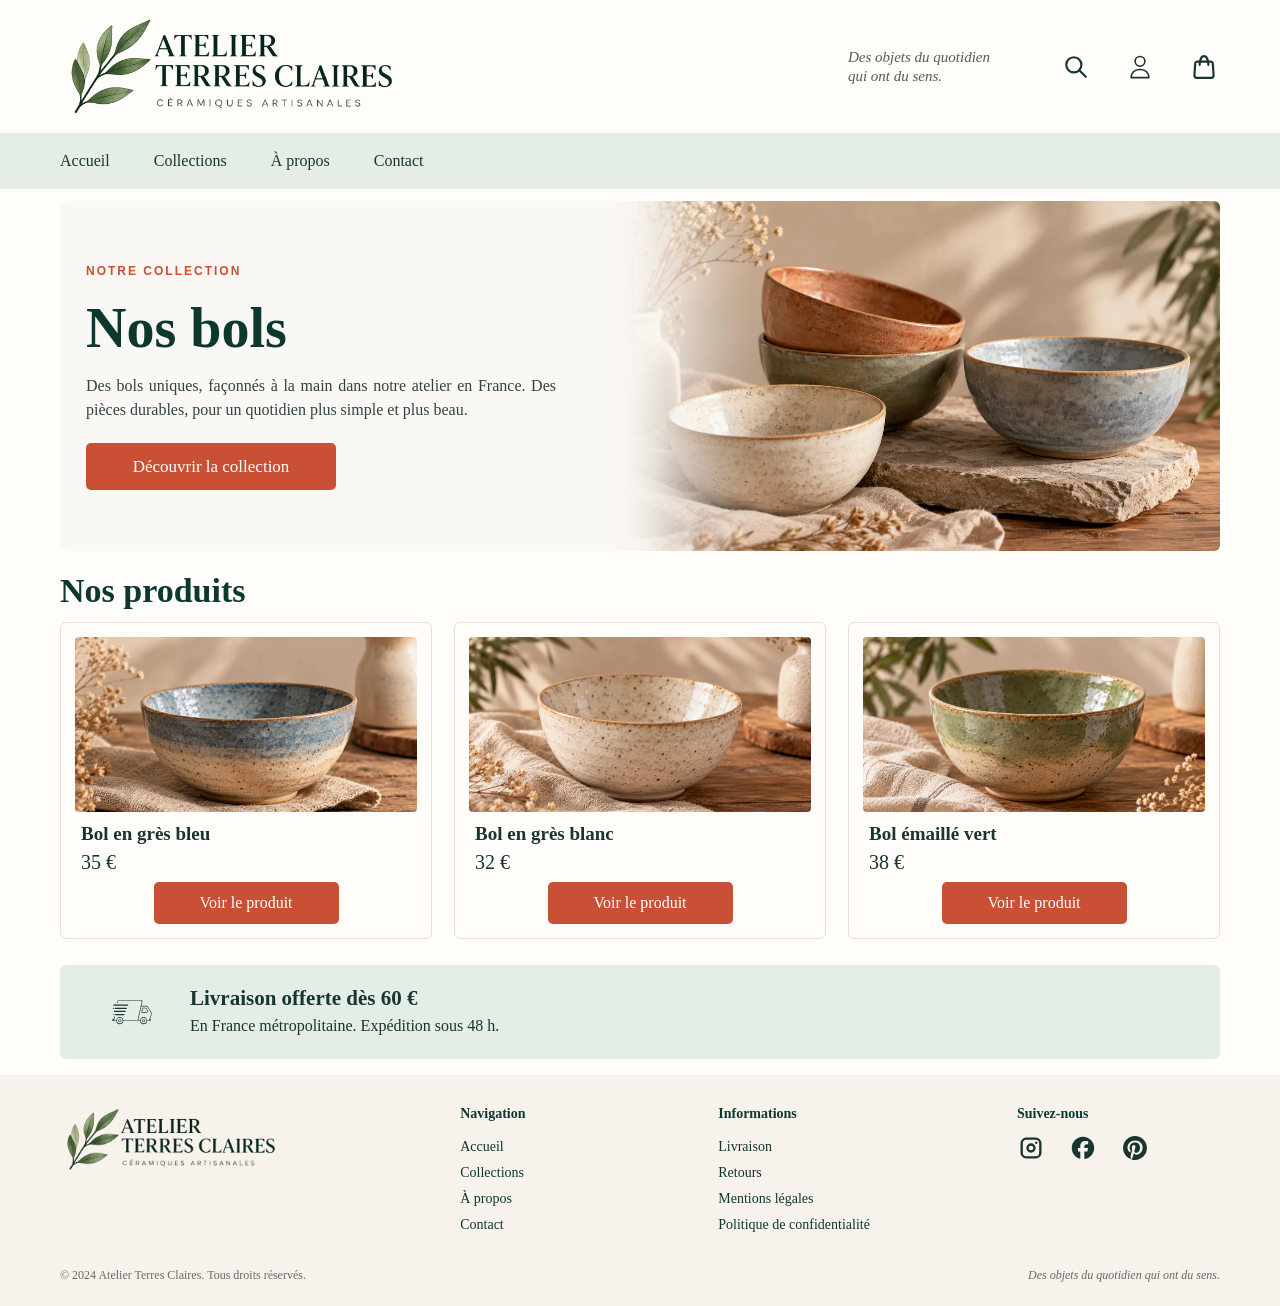
<file: index.html>
<!doctype html>
<html lang="fr">
  <head>
    <meta charset="UTF-8" />
    <meta name="viewport" content="width=device-width, initial-scale=1" />
    <meta
      name="description"
      content="Découvrez la collection de bols artisanaux Atelier Terres Claires, façonnés à la main en France."
    />
    <title>Nos bols | Atelier Terres Claires</title>
    <link rel="stylesheet" href="style.css" />
    <script src="script.js" defer></script>
  </head>
  <body>
    <!-- =====================================================
         HEADER
    ====================================================== -->
    <header class="site-header">
      <!-- ===================================================
           PARTIE SUPÉRIEURE HEADER
      ==================================================== -->
      <div class="header-top">
        <!-- Logo -->
        <a
          href="index.html"
          class="header-logo"
          aria-label="Retour à l'accueil - Atelier Terres Claires"
        >
          <img
            src="images/logo-detoure.webp"
            alt="Atelier Terres Claires - Céramiques artisanales"
          />
        </a>
        <!-- Signature -->
        <p class="header-signature">
          Des objets du quotidien<br />
          qui ont du sens.
        </p>
        <!-- =================================================
             ACTIONS UTILISATEUR
        ================================================== -->
        <nav class="header-actions" aria-label="Actions utilisateur">
          <ul>
            <!-- Recherche -->
            <li>
              <a href="#" aria-label="Rechercher">
                <img src="icons/search.svg" alt="" aria-hidden="true" />
              </a>
            </li>
            <!-- Compte utilisateur -->
            <li>
              <a href="#" aria-label="Accéder à mon compte">
                <img src="icons/user.svg" alt="" aria-hidden="true" />
              </a>
            </li>
            <!-- Panier -->
            <li>
              <a href="#" aria-label="Voir mon panier">
                <img src="icons/shopping-bag.svg" alt="" aria-hidden="true" />
              </a>
            </li>
            <!-- =============================================
                 BURGER MOBILE
                 Masqué sur desktop
            ============================================== -->
            <li class="menu-toggle">
              <button
                type="button"
                aria-label="Ouvrir le menu"
                aria-expanded="false"
                aria-controls="navigation-principale"
              >
                <span></span>
                <span></span>
                <span></span>
              </button>
            </li>
          </ul>
        </nav>
      </div>
      <!-- ===================================================
           NAVIGATION PRINCIPALE
      ==================================================== -->
      <nav
        id="navigation-principale"
        class="main-navigation"
        aria-label="Navigation principale"
      >
        <ul>
          <li>
            <a href="index.html"> Accueil </a>
          </li>

          <li>
            <a href="index.html"> Collections </a>
          </li>

          <li>
            <a href="a-propos.html"> À propos </a>
          </li>

          <li>
            <a href="contact.html"> Contact </a>
          </li>
        </ul>
      </nav>
    </header>
    <!-- =====================================================
         CONTENU PRINCIPAL
    ====================================================== -->
    <main>
      <!-- ===================================================
           HERO / PRÉSENTATION COLLECTION
      ==================================================== -->
      <section class="collection-hero" aria-labelledby="collection-title">
        <!-- Contenu du hero -->
        <div class="collection-hero-content">
          <p class="collection-label">Notre collection</p>
          <h1 id="collection-title">Nos bols</h1>
          <p class="collection-description">
            Des bols uniques, façonnés à la main dans notre atelier en France.
            Des pièces durables, pour un quotidien plus simple et plus beau.
          </p>
          <a href="#produits" class="button button-primary">
            Découvrir la collection
          </a>
        </div>
        <!-- Image hero -->
        <figure class="collection-hero-image">
          <img
            src="images/decouvrir-collection.webp"
            alt="Collection de bols artisanaux en céramique dans un décor naturel"
          />
        </figure>
      </section>
      <!-- ===================================================
           PRODUITS
      ==================================================== -->
      <section
        id="produits"
        class="products-section"
        aria-labelledby="products-title"
      >
        <h2 id="products-title">Nos produits</h2>
        <div class="products-grid">
          <!-- =================================================
               PRODUIT 1
          ================================================== -->
          <article class="product-card">
            <figure>
              <img
                src="images/Bol-bleu-beige.webp"
                alt="Bol artisanal en grès bleu et beige"
              />
            </figure>
            <h3>Bol en grès bleu</h3>
            <p class="product-price">35 €</p>
            <a
              href="product.html"
              class="button button-product"
              aria-label="Voir le produit Bol en grès bleu"
            >
              Voir le produit
            </a>
          </article>
          <!-- =================================================
               PRODUIT 2
          ================================================== -->
          <article class="product-card">
            <figure>
              <img
                src="images/Bol-blanc-mouchete.webp"
                alt="Bol artisanal en grès blanc moucheté"
              />
            </figure>
            <h3>Bol en grès blanc</h3>
            <p class="product-price">32 €</p>
            <a
              href="#"
              class="button button-product"
              aria-label="Voir le produit Bol en grès blanc"
            >
              Voir le produit
            </a>
          </article>
          <!-- =================================================
               PRODUIT 3
          ================================================== -->
          <article class="product-card">
            <figure>
              <img
                src="images/Bol-vert-beige.webp"
                alt="Bol artisanal émaillé vert et beige"
              />
            </figure>
            <h3>Bol émaillé vert</h3>
            <p class="product-price">38 €</p>
            <a
              href="#"
              class="button button-product"
              aria-label="Voir le produit Bol émaillé vert"
            >
              Voir le produit
            </a>
          </article>
        </div>
      </section>
      <!-- ===================================================
           INFORMATION LIVRAISON
      ==================================================== -->
      <aside class="delivery-info" aria-labelledby="livraison-titre">
        <!-- Icône -->
        <img
          class="delivery-icon"
          src="icons/truck-delivery.svg"
          alt=""
          aria-hidden="true"
        />
        <!-- Texte -->
        <div class="delivery-content">
          <h2 id="livraison-titre">Livraison offerte dès 60 €</h2>
          <p>En France métropolitaine. Expédition sous 48 h.</p>
        </div>
      </aside>
    </main>
    <!-- =====================================================
         FOOTER
    ====================================================== -->
    <footer class="site-footer">
      <!-- ===================================================
           PARTIE PRINCIPALE FOOTER
      ==================================================== -->
      <div class="footer-main">
        <!-- =================================================
             1. IDENTITÉ
        ================================================== -->
        <div class="footer-brand">
          <a
            href="index.html"
            aria-label="Retour à l'accueil - Atelier Terres Claires"
          >
            <img
              src="images/logo-detoure.webp"
              alt="Atelier Terres Claires - Céramiques artisanales"
            />
          </a>
        </div>
        <!-- =================================================
             2. NAVIGATION
        ================================================== -->
        <nav class="footer-navigation" aria-label="Navigation du pied de page">
          <h2>Navigation</h2>
          <ul>
            <li>
              <a href="index.html"> Accueil </a>
            </li>

            <li>
              <a href="index.html"> Collections </a>
            </li>

            <li>
              <a href="a-propos.html"> À propos </a>
            </li>

            <li>
              <a href="contact.html"> Contact </a>
            </li>
          </ul>
        </nav>
        <!-- =================================================
             3. INFOS
        ================================================== -->
        <nav
          class="footer-information"
          aria-label="Informations légales et pratiques"
        >
          <h2>Informations</h2>
          <ul>
            <li>
              <a href="#"> Livraison </a>
            </li>

            <li>
              <a href="#"> Retours </a>
            </li>

            <li>
              <a href="#"> Mentions légales </a>
            </li>

            <li>
              <a href="#"> Politique de confidentialité </a>
            </li>
          </ul>
        </nav>

        <!-- =================================================
             4. RS
        ================================================== -->
        <div class="footer-social">
          <h2>Suivez-nous</h2>
          <ul>
            <!-- Instagram -->
            <li>
              <a href="#" aria-label="Instagram">
                <img
                  src="icons/brand-instagram.svg"
                  alt=""
                  aria-hidden="true"
                />
              </a>
            </li>
            <!-- Facebook -->
            <li>
              <a href="#" aria-label="Facebook">
                <img src="icons/brand-facebook.svg" alt="" aria-hidden="true" />
              </a>
            </li>
            <!-- Pinterest -->
            <li>
              <a href="#" aria-label="Pinterest">
                <img
                  src="icons/brand-pinterest.svg"
                  alt=""
                  aria-hidden="true"
                />
              </a>
            </li>
          </ul>
        </div>
      </div>

      <!-- ===================================================
           PARTIE INFÉRIEURE FOOTER
      ==================================================== -->
      <div class="footer-bottom">
        <!-- Copyright -->
        <p class="footer-copyright">
          © 2024 Atelier Terres Claires. Tous droits réservés.
        </p>
        <!-- Signature -->
        <p class="footer-signature">Des objets du quotidien qui ont du sens.</p>
      </div>
    </footer>
  </body>
</html>
</file>
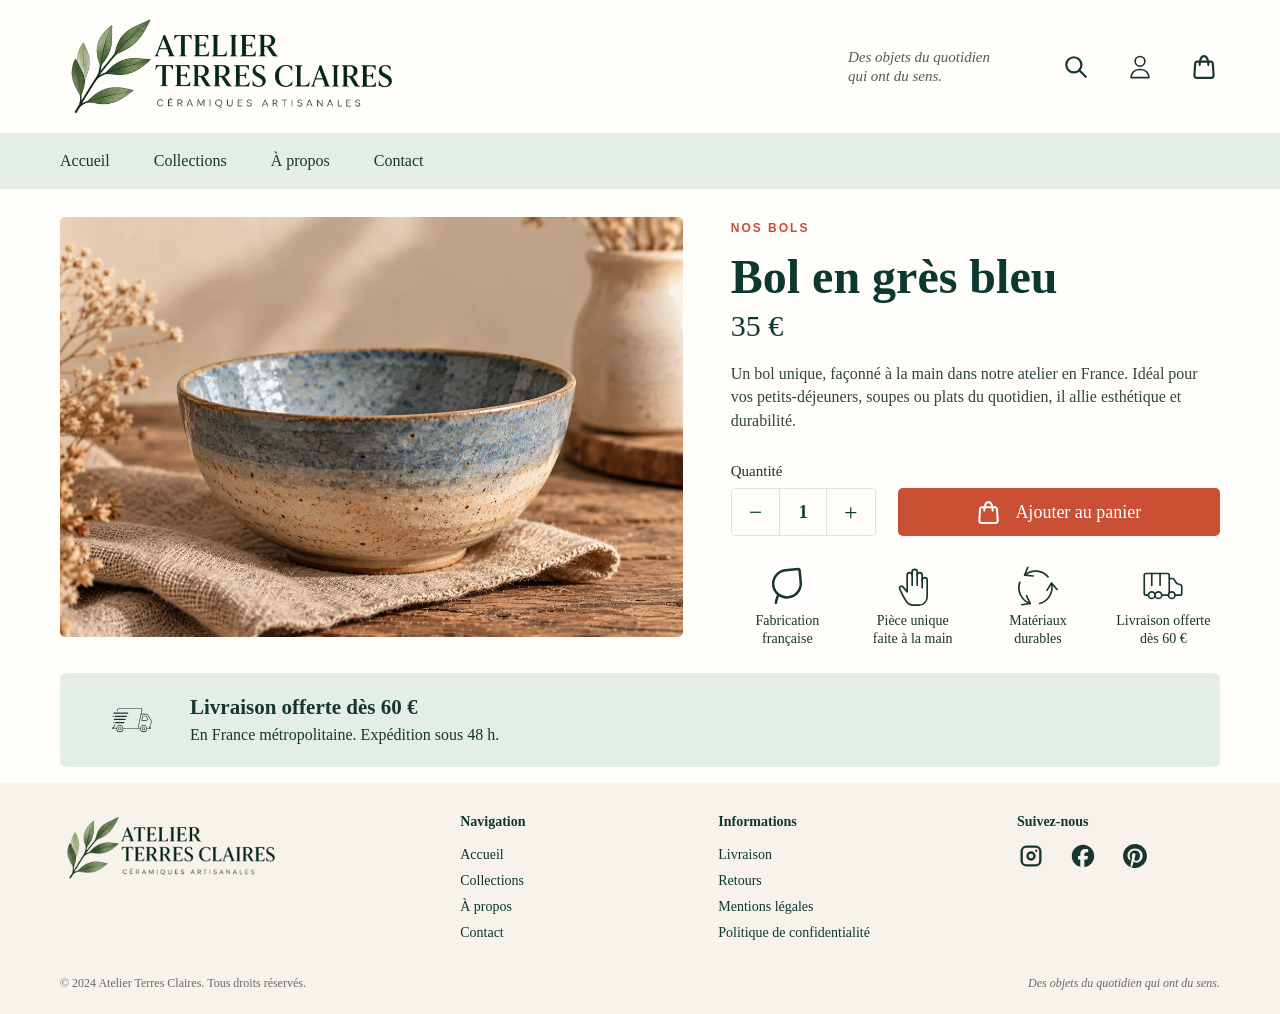
<file: product.html>
<!doctype html>
<html lang="fr">
  <head>
    <meta charset="UTF-8" />
    <meta name="viewport" content="width=device-width, initial-scale=1" />
    <meta
      name="description"
      content="Découvrez la collection de bols artisanaux Atelier Terres Claires, façonnés à la main en France."
    />
    <title>Nos bols | Atelier Terres Claires</title>
    <link rel="stylesheet" href="style.css" />
    <script src="script.js" defer></script>
  </head>
  <body class="product-body">
    <!-- =====================================================
         HEADER
    ====================================================== -->
    <header class="site-header">
      <!-- ===================================================
           PARTIE SUPÉRIEURE HEADER
      ==================================================== -->
      <div class="header-top">
        <!-- Logo -->
        <a
          href="index.html"
          class="header-logo"
          aria-label="Retour à l'accueil - Atelier Terres Claires"
        >
          <img
            src="images/logo-detoure.webp"
            alt="Atelier Terres Claires - Céramiques artisanales"
          />
        </a>
        <!-- Signature -->
        <p class="header-signature">
          Des objets du quotidien<br />
          qui ont du sens.
        </p>
        <!-- =================================================
             ACTIONS UTILISATEUR
        ================================================== -->
        <nav class="header-actions" aria-label="Actions utilisateur">
          <ul>
            <!-- Recherche -->
            <li>
              <a href="#" aria-label="Rechercher">
                <img src="icons/search.svg" alt="" aria-hidden="true" />
              </a>
            </li>
            <!-- Compte utilisateur -->
            <li>
              <a href="#" aria-label="Accéder à mon compte">
                <img src="icons/user.svg" alt="" aria-hidden="true" />
              </a>
            </li>
            <!-- Panier -->
            <li>
              <a href="#" aria-label="Voir mon panier">
                <img src="icons/shopping-bag.svg" alt="" aria-hidden="true" />
              </a>
            </li>
            <!-- =============================================
                 BURGER MOBILE
                 Masqué sur desktop
            ============================================== -->
            <li class="menu-toggle">
              <button
                type="button"
                aria-label="Ouvrir le menu"
                aria-expanded="false"
                aria-controls="navigation-principale"
              >
                <span></span>
                <span></span>
                <span></span>
              </button>
            </li>
          </ul>
        </nav>
      </div>
      <!-- ===================================================
           NAVIGATION PRINCIPALE
      ==================================================== -->
      <nav
        id="navigation-principale"
        class="main-navigation"
        aria-label="Navigation principale"
      >
        <ul>
          <li>
            <a href="index.html"> Accueil </a>
          </li>

          <li>
            <a href="index.html"> Collections </a>
          </li>

          <li>
            <a href="a-propos.html"> À propos </a>
          </li>

          <li>
            <a href="contact.html"> Contact </a>
          </li>
        </ul>
      </nav>
    </header>
    <!-- =====================================================
     CONTENU PRINCIPAL — FICHE PRODUIT
====================================================== -->
    <main class="product-page">
      <!-- ===================================================
       PRODUIT
  ==================================================== -->
      <article class="product-detail">
        <!-- Image du produit -->
        <figure class="product-detail-image">
          <img
            src="images/Bol-bleu-beige.webp"
            alt="Bol artisanal en grès bleu et beige"
          />
        </figure>

        <!-- Informations produit -->
        <div class="product-detail-content">
          <p class="product-category">Nos bols</p>

          <h1>Bol en grès bleu</h1>

          <p class="product-detail-price">35 €</p>

          <p class="product-description">
            Un bol unique, façonné à la main dans notre atelier en France. Idéal
            pour vos petits-déjeuners, soupes ou plats du quotidien, il allie
            esthétique et durabilité.
          </p>

          <!-- Achat -->
          <div class="product-purchase">
            <!-- Quantité -->
            <div class="quantity-wrapper">
              <label for="quantity">Quantité</label>

              <div class="quantity-selector">
                <button
                  type="button"
                  class="quantity-minus"
                  aria-label="Diminuer la quantité"
                >
                  −
                </button>

                <input
                  id="quantity"
                  name="quantity"
                  type="number"
                  value="1"
                  min="1"
                />

                <button
                  type="button"
                  class="quantity-plus"
                  aria-label="Augmenter la quantité"
                >
                  +
                </button>
              </div>
            </div>

            <!-- Ajouter au panier -->
            <button type="button" class="add-to-cart">
              <img src="icons/shopping-bag.svg" alt="" aria-hidden="true" />
              <span>Ajouter au panier</span>
            </button>
          </div>

          <!-- Réassurance -->
          <ul class="product-benefits" aria-label="Avantages du produit">
            <li>
              <img src="icons/leaf.svg" alt="" aria-hidden="true" />
              <span>Fabrication<br />française</span>
            </li>

            <li>
              <img src="icons/handsmade.svg" alt="" aria-hidden="true" />
              <span>Pièce unique<br />faite à la main</span>
            </li>

            <li>
              <img src="icons/sustainable.svg" alt="" aria-hidden="true" />
              <span>Matériaux<br />durables</span>
            </li>

            <li>
              <img src="icons/truck-delivery2.svg" alt="" aria-hidden="true" />
              <span>Livraison offerte<br />dès 60 €</span>
            </li>
          </ul>
        </div>
      </article>

      <!-- ===================================================
       LIVRAISON
  ==================================================== -->
      <aside class="delivery-info" aria-labelledby="livraison-titre">
        <img
          class="delivery-icon"
          src="icons/truck-delivery.svg"
          alt=""
          aria-hidden="true"
        />

        <div class="delivery-content">
          <h2 id="livraison-titre">Livraison offerte dès 60 €</h2>
          <p>En France métropolitaine. Expédition sous 48 h.</p>
        </div>
      </aside>
    </main>
    <!-- =====================================================
         FOOTER
    ====================================================== -->
    <footer class="site-footer">
      <!-- ===================================================
           PARTIE PRINCIPALE FOOTER
      ==================================================== -->
      <div class="footer-main">
        <!-- =================================================
             1. IDENTITÉ
        ================================================== -->
        <div class="footer-brand">
          <a
            href="index.html"
            aria-label="Retour à l'accueil - Atelier Terres Claires"
          >
            <img
              src="images/logo-detoure.webp"
              alt="Atelier Terres Claires - Céramiques artisanales"
            />
          </a>
        </div>
        <!-- =================================================
             2. NAVIGATION
        ================================================== -->
        <nav class="footer-navigation" aria-label="Navigation du pied de page">
          <h2>Navigation</h2>
          <ul>
            <li>
              <a href="index.html"> Accueil </a>
            </li>

            <li>
              <a href="index.html"> Collections </a>
            </li>

            <li>
              <a href="a-propos.html"> À propos </a>
            </li>

            <li>
              <a href="contact.html"> Contact </a>
            </li>
          </ul>
        </nav>
        <!-- =================================================
             3. INFOS
        ================================================== -->
        <nav
          class="footer-information"
          aria-label="Informations légales et pratiques"
        >
          <h2>Informations</h2>
          <ul>
            <li>
              <a href="#"> Livraison </a>
            </li>

            <li>
              <a href="#"> Retours </a>
            </li>

            <li>
              <a href="#"> Mentions légales </a>
            </li>

            <li>
              <a href="#"> Politique de confidentialité </a>
            </li>
          </ul>
        </nav>

        <!-- =================================================
             4. RS
        ================================================== -->
        <div class="footer-social">
          <h2>Suivez-nous</h2>
          <ul>
            <!-- Instagram -->
            <li>
              <a href="#" aria-label="Instagram">
                <img
                  src="icons/brand-instagram.svg"
                  alt=""
                  aria-hidden="true"
                />
              </a>
            </li>
            <!-- Facebook -->
            <li>
              <a href="#" aria-label="Facebook">
                <img src="icons/brand-facebook.svg" alt="" aria-hidden="true" />
              </a>
            </li>
            <!-- Pinterest -->
            <li>
              <a href="#" aria-label="Pinterest">
                <img
                  src="icons/brand-pinterest.svg"
                  alt=""
                  aria-hidden="true"
                />
              </a>
            </li>
          </ul>
        </div>
      </div>

      <!-- ===================================================
           PARTIE INFÉRIEURE FOOTER
      ==================================================== -->
      <div class="footer-bottom">
        <!-- Copyright -->
        <p class="footer-copyright">
          © 2024 Atelier Terres Claires. Tous droits réservés.
        </p>
        <!-- Signature -->
        <p class="footer-signature">Des objets du quotidien qui ont du sens.</p>
      </div>
    </footer>
  </body>
</html>
</file>
<file: style.css>
/* ==========================================================
   ATELIER TERRES CLAIRES
   Desktop + Mobile ≤ 650 px
========================================================== */

/* ==========================================================
   1. VARIABLES
========================================================== */

:root {
  --vert-fonce: #0d382f;
  --vert-clair: #e4eee7;
  --terracotta: #c94f35;
  --terracotta-hover: #ad402d;
  --blanc-casse: #fffdf9;
  --hero-bg: #faf8f4;
  --beige-footer: #f7f2eb;
  --texte: #18352f;
  --texte-secondaire: #555b56;
  --bordure: #e4e1db;
  --largeur-contenu: 1160px;
}
/* ==========================================================
   2. BASE / RESET
========================================================== */
*,
*::before,
*::after {
  box-sizing: border-box;
}

html {
  scroll-behavior: smooth;
}

body {
  margin: 0;
  background: var(--blanc-casse);
  color: var(--texte);
  font-family: Georgia, "Times New Roman", serif;
  font-size: 16px;
  line-height: 1.5;
}

img {
  display: block;
  max-width: 100%;
}

figure,
h1,
h2,
h3,
p {
  margin: 0;
}

ul {
  margin: 0;
  padding: 0;
  list-style: none;
}

a {
  color: inherit;
  text-decoration: none;
}

/* ==========================================================
   3. ACCESSIBILITÉ
========================================================== */
a:focus-visible,
button:focus-visible {
  outline: 3px solid var(--terracotta);
  outline-offset: 3px;
}

/* ==========================================================
   4. HEADER
========================================================== */
.site-header {
  width: 100%;
  background: var(--blanc-casse);
}

.header-top {
  width: 100%;
  max-width: var(--largeur-contenu);
  min-height: 112px;
  margin: 0 auto;
  padding: 10px 0;
  display: grid;
  grid-template-columns: 1fr auto auto;
  align-items: center;
  gap: 70px;
}

/* Logo */
.header-logo {
  display: block;
  width: 340px;
  max-width: 100%;
}

.header-logo img {
  width: 100%;
  height: auto;
}

/* Signature */

.header-signature {
  color: var(--texte-secondaire);
  font-size: 15px;
  font-style: italic;
  line-height: 1.25;
  white-space: nowrap;
}

/* ==========================================================
   5. ACTIONS HEADER
========================================================== */

.header-actions ul {
  display: flex;
  align-items: center;
  gap: 32px;
}

.header-actions li:not(.menu-toggle) {
  display: flex;
  align-items: center;
}

.header-actions a {
  width: 32px;
  height: 32px;
  display: flex;
  align-items: center;
  justify-content: center;
}

.header-actions img {
  width: 26px;
  height: 26px;
  object-fit: contain;
}

/* ==========================================================
   6. BURGER
========================================================== */

/* Caché sur desktop */

.header-actions .menu-toggle {
  display: none !important;
}

.menu-toggle button {
  width: 30px;
  height: 30px;
  margin: 0;
  padding: 3px;
  display: flex;
  flex-direction: column;
  justify-content: space-around;
  background: transparent;
  border: 0;
  cursor: pointer;
}

.menu-toggle span {
  display: block;
  width: 100%;
  height: 2px;
  background: var(--vert-fonce);
}

/* ==========================================================
   7. NAVIGATION PRINCIPALE
========================================================== */

.main-navigation {
  width: 100%;
  background: var(--vert-clair);
}

.main-navigation ul {
  width: 100%;
  max-width: var(--largeur-contenu);
  height: 56px;
  margin: 0 auto;
  display: flex;
  align-items: center;
  gap: 44px;
}

.main-navigation li {
  height: 100%;
  display: flex;
  align-items: center;
}

.main-navigation a {
  position: relative;
  height: 100%;
  display: flex;
  align-items: center;
  font-size: 16px;
}

.main-navigation a[aria-current="page"]::after {
  content: "";
  position: absolute;
  right: 0;
  bottom: 10px;
  left: 0;
  height: 2px;
  background: var(--vert-fonce);
}

/* ==========================================================
   8. CONTENU PRINCIPAL
========================================================== */

main {
  width: 100%;
  max-width: var(--largeur-contenu);
  margin: 0 auto;
  padding: 12px 0 16px;
}

/* ==========================================================
   9. HERO
========================================================== */

.collection-hero {
  position: relative;
  width: 100%;
  height: 350px;
  display: grid;
  grid-template-columns: 48% 52%;
  overflow: hidden;
  background: var(--hero-bg);
  border-radius: 6px;
}

/* Contenu */

.collection-hero-content {
  position: relative;
  z-index: 3;
  padding: 36px 26px;
  display: flex;
  flex-direction: column;
  align-items: flex-start;
  justify-content: center;
  background: var(--hero-bg);
}

.collection-label {
  margin-bottom: 20px;
  color: var(--terracotta);
  font-family: Arial, Helvetica, sans-serif;
  font-size: 12px;
  font-weight: 700;
  letter-spacing: 2px;
  text-transform: uppercase;
}

.collection-hero h1 {
  margin-bottom: 18px;
  color: var(--vert-fonce);
  font-size: 56px;
  line-height: 1;
}

.collection-description {
  max-width: 470px;
  margin-bottom: 22px;
  color: #31443f;
  font-size: 16px;
  line-height: 1.45;
  text-align: justify;
}

/* Image */

.collection-hero-image {
  position: relative;
  width: calc(100% + 2px);
  height: 100%;
  margin-left: -2px;
  overflow: hidden;
}

.collection-hero-image img {
  width: 100%;
  height: 100%;
  object-fit: cover;
  object-position: center;
}

/* Fondu */
.collection-hero-image::before {
  content: "";
  position: absolute;
  z-index: 2;
  top: 0;
  bottom: 0;
  left: 0;
  width: 160px;
  pointer-events: none;
  background: linear-gradient(
    to right,
    var(--hero-bg) 0%,
    rgba(250, 248, 244, 0.98) 8%,
    rgba(250, 248, 244, 0.85) 25%,
    rgba(250, 248, 244, 0.6) 45%,
    rgba(250, 248, 244, 0.3) 68%,
    rgba(250, 248, 244, 0.1) 85%,
    transparent 100%
  );
}

/* ==========================================================
   10. BOUTONS
========================================================== */

.button {
  display: inline-flex;
  align-items: center;
  justify-content: center;
  border-radius: 5px;
}

.button-primary,
.button-product {
  background: var(--terracotta);
  color: #fff;
}

.button-primary {
  min-width: 250px;
  padding: 11px 24px;
  font-size: 17px;
}

/* ==========================================================
   11. PRODUITS
========================================================== */

.products-section {
  padding-top: 20px;
}

.products-section > h2 {
  margin-bottom: 10px;
  color: var(--vert-fonce);
  font-size: 34px;
  line-height: 1.2;
}

.products-grid {
  display: grid;
  grid-template-columns: repeat(3, 1fr);
  gap: 22px;
}

/* Carte */

.product-card {
  padding: 14px;
  display: flex;
  flex-direction: column;
  background: var(--blanc-casse);
  border: 1px solid var(--bordure);
  border-radius: 6px;
}

.product-card figure {
  width: 100%;
  height: 175px;
  margin-bottom: 10px;
  overflow: hidden;
  border-radius: 4px;
}

.product-card figure img {
  width: 100%;
  height: 100%;
  object-fit: cover;
}

.product-card h3 {
  margin: 0 6px 2px;
  font-size: 19px;
  line-height: 1.3;
}

.product-price {
  margin: 0 6px 7px;
  font-size: 20px;
  line-height: 1.3;
}

.button-product {
  min-width: 185px;
  margin: auto auto 0;
  padding: 9px 24px;
  font-size: 16px;
}

/* ==========================================================
   12. LIVRAISON
========================================================== */

.delivery-info {
  width: 100%;
  margin-top: 26px;
  padding: 17px 42px;
  display: flex;
  align-items: center;
  gap: 28px;
  background: var(--vert-clair);
  border-radius: 6px;
}

.delivery-icon {
  width: 60px;
  height: 60px;
  flex-shrink: 0;
  object-fit: contain;
}

.delivery-content h2 {
  margin-bottom: 2px;
  font-size: 21px;
  line-height: 1.3;
}

.delivery-content p {
  font-size: 16px;
}
/* ==========================================================
   PAGE PRODUIT — DESKTOP
========================================================== */

.product-page {
  width: 100%;
  max-width: var(--largeur-contenu);
  margin: 0 auto;
  padding: 28px 0 16px;
}

/* Produit : image gauche / informations droite */

.product-detail {
  display: grid;
  grid-template-columns: minmax(0, 56fr) minmax(0, 44fr);
  gap: 48px;
  align-items: start;
}

/* Image */

.product-detail-image {
  width: 100%;
  height: 420px;
  overflow: hidden;
  border-radius: 5px;
}

.product-detail-image img {
  width: 100%;
  height: 100%;
  object-fit: cover;
}

/* Informations */

.product-detail-content {
  padding-top: 2px;
}

.product-category {
  margin-bottom: 14px;
  color: var(--terracotta);
  font-family: Arial, Helvetica, sans-serif;
  font-size: 12px;
  font-weight: 700;
  letter-spacing: 2px;
  text-transform: uppercase;
}

.product-detail-content h1 {
  margin-bottom: 4px;
  color: var(--vert-fonce);
  font-size: 48px;
  line-height: 1.1;
}

.product-detail-price {
  margin-bottom: 18px;
  color: var(--vert-fonce);
  font-size: 30px;
  line-height: 1.2;
}

.product-description {
  margin-bottom: 28px;
  color: #31443f;
  font-size: 16px;
  line-height: 1.45;
}

/* Achat */

.product-purchase {
  display: grid;
  grid-template-columns: 145px 1fr;
  gap: 22px;
  align-items: end;
}

.quantity-wrapper label {
  display: block;
  margin-bottom: 6px;
  font-size: 15px;
}

.quantity-selector {
  height: 48px;
  display: grid;
  grid-template-columns: 1fr 1fr 1fr;
  border: 1px solid var(--bordure);
  border-radius: 4px;
  overflow: hidden;
}

.quantity-selector button,
.quantity-selector input {
  width: 100%;
  height: 100%;
  padding: 0;
  background: var(--blanc-casse);
  color: var(--vert-fonce);
  border: 0;
  font: inherit;
  text-align: center;
}

.quantity-selector button {
  font-size: 24px;
  cursor: pointer;
}

.quantity-selector input {
  border-right: 1px solid var(--bordure);
  border-left: 1px solid var(--bordure);
  font-size: 18px;
  font-weight: 700;
}

/* Retire les flèches natives du champ number */

.quantity-selector input::-webkit-outer-spin-button,
.quantity-selector input::-webkit-inner-spin-button {
  margin: 0;
  appearance: none;
}

.quantity-selector input[type="number"] {
  appearance: textfield;
}

/* Bouton panier */

.add-to-cart {
  height: 48px;
  padding: 0 28px;
  display: flex;
  align-items: center;
  justify-content: center;
  gap: 14px;
  background: var(--terracotta);
  color: #fff;
  border: 0;
  border-radius: 5px;
  font-family: inherit;
  font-size: 18px;
  cursor: pointer;
}

.add-to-cart img {
  width: 25px;
  height: 25px;
  filter: brightness(0) invert(1);
}

/* Réassurance */

.product-benefits {
  margin-top: 30px;
  display: grid;
  grid-template-columns: repeat(4, 1fr);
  gap: 12px;
}

.product-benefits li {
  min-width: 0;
  display: flex;
  flex-direction: column;
  align-items: center;
  gap: 6px;
  text-align: center;
  font-size: 14px;
  line-height: 1.25;
}

.product-benefits img {
  width: 40px;
  height: 40px;
  object-fit: contain;
}

/* Accessibilité */

.add-to-cart:focus-visible,
.quantity-selector button:focus-visible,
.quantity-selector input:focus-visible {
  outline: 3px solid var(--terracotta);
  outline-offset: 3px;
}
/* ==========================================================
   13. FOOTER
========================================================== */

.site-footer {
  width: 100%;
  padding: 28px max(16px, calc((100% - var(--largeur-contenu)) / 2)) 22px;
  background: var(--beige-footer);
}

.footer-main {
  width: 100%;
  max-width: var(--largeur-contenu);
  margin: 0 auto;
  display: grid;
  grid-template-columns: 1.7fr 1fr 1.2fr 1fr;
  gap: 55px;
  align-items: start;
}

/* Logo */

.footer-brand img {
  width: 220px;
  height: auto;
}

/* Titres */
.footer-main h2 {
  margin-bottom: 10px;
  font-size: 14px;
  color: var(--vert-fonce);
}

/* Liens */

.footer-main li {
  margin-bottom: 2px;
}

.footer-main a {
  font-size: 14px;
  color: var(--vert-fonce);
}

/* Réseaux sociaux */

.footer-social ul {
  display: flex;
  align-items: center;
  gap: 24px;
}

.footer-social a {
  display: flex;
  align-items: center;
  justify-content: center;
}

.footer-social img {
  width: 28px;
  height: 28px;
  object-fit: contain;
}

/* Bas du footer */

.footer-bottom {
  width: 100%;
  max-width: var(--largeur-contenu);
  margin: 28px auto 0;
  display: flex;
  align-items: flex-end;
  justify-content: space-between;
  gap: 30px;
}

.footer-bottom p {
  color: #676b68;
  font-size: 12px;
}

.footer-signature {
  font-style: italic;
}

/* ==========================================================
   14. ÉTATS INTERACTIFS
========================================================== */

@media (hover: hover) {
  .header-actions a:hover {
    opacity: 0.7;
  }

  .main-navigation a:hover,
  .footer-main nav a:hover {
    text-decoration: underline;
  }

  .button:hover {
    background: var(--terracotta-hover);
  }
}

/* ==========================================================
   15. RÉDUCTION DES ANIMATIONS
========================================================== */

@media (prefers-reduced-motion: reduce) {
  html {
    scroll-behavior: auto;
  }
}

/* ==========================================================
   16. MOBILE — ≤ 650 px
========================================================== */

@media (max-width: 650px) {
  /* ========================================================
     HEADER
  ======================================================== */

  .header-top {
    min-height: 86px;
    padding: 12px 16px;
    display: flex;
    justify-content: space-between;
    gap: 10px;
  }

  .header-logo {
    width: 185px;
    max-width: 50%;
  }

  .header-signature {
    display: none;
  }

  /* Actions */
  .header-actions {
    margin-left: auto;
  }

  .header-actions ul {
    gap: 10px;
  }

  .header-actions a {
    width: 44px;
    height: 44px;
  }

  .header-actions img {
    width: 21px;
    height: 21px;
  }

  /* Burger */

  .header-actions .menu-toggle {
    display: flex !important;

    align-items: center;
    justify-content: center;
  }

  .menu-toggle button {
    width: 44px;
    height: 44px;
    padding: 10px;
    display: flex;
  }

  /* Navigation mobile fermée */
  .main-navigation {
    display: none;
  }

  /* Navigation mobile ouverte */
  .main-navigation.is-open {
    display: block;
    background: var(--vert-clair);
    border-top: 1px solid var(--bordure);
  }

  .main-navigation ul {
    width: 100%;
    height: auto;
    padding: 8px 16px 12px;

    display: flex;
    flex-direction: column;
    align-items: stretch;
    gap: 0;
  }

  .main-navigation li {
    width: 100%;
    height: auto;
  }

  .main-navigation a {
    width: 100%;
    min-height: 30px;

    display: flex;
    align-items: center;

    font-size: 15px;
  }

  .main-navigation li:last-child a {
    border-bottom: 0;
  }

  .main-navigation a[aria-current="page"]::after {
    bottom: 5px;
    width: 70px;
  }
  /* ========================================================
     MAIN
  ======================================================== */
  main {
    max-width: none;
    padding: 0 16px 20px;
  }

  /* ========================================================
     HERO
  ======================================================== */

  .collection-hero {
    width: calc(100% + 32px);
    height: 230px;
    margin-left: -16px;
    display: block;
    border-radius: 0;
  }

  .collection-hero-image {
    position: absolute;
    inset: 0;
    z-index: 1;
    width: 100%;
    height: 100%;
    margin: 0;
  }

  .collection-hero-image img {
    width: 100%;
    height: 100%;
    object-fit: cover;
    object-position: 64% center;
  }

  .collection-hero-image::before {
    inset: 0;
    width: 78%;
    height: 100%;

    background: linear-gradient(
      to right,
      rgba(250, 248, 244, 1) 0%,
      rgba(250, 248, 244, 0.99) 22%,
      rgba(250, 248, 244, 0.92) 40%,
      rgba(250, 248, 244, 0.72) 58%,
      rgba(250, 248, 244, 0.42) 75%,
      rgba(250, 248, 244, 0.15) 90%,
      transparent 100%
    );
  }

  /* Contenu hero */

  .collection-hero-content {
    width: 65%;
    height: 100%;
    padding: 16px 0 12px 18px;
    justify-content: flex-start;
    background: transparent;
  }

  .collection-label {
    margin-bottom: 7px;
    font-size: 10px;
    letter-spacing: 2px;
    white-space: nowrap;
  }

  .collection-hero h1 {
    margin-bottom: 9px;
    font-size: 28px;
    white-space: nowrap;
  }

  .collection-description {
    width: 190px;
    max-width: 100%;
    margin-bottom: 11px;
    font-size: 12px;
    line-height: 1.4;
    text-align: justify;
  }

  .button-primary {
    min-width: 0;
    padding: 9px 16px;
    font-size: 13px;
    white-space: nowrap;
  }

  /* ========================================================
     PRODUITS
  ======================================================== */
  .products-section {
    padding-top: 12px;
  }

  .products-section > h2 {
    margin-bottom: 10px;
    font-size: 23px;
    line-height: 1.15;
  }

  .products-grid {
    grid-template-columns: 1fr;
    gap: 10px;
  }

  /* Carte horizontale */

  .product-card {
    min-height: 150px;
    padding: 9px;
    display: grid;
    grid-template-columns: minmax(0, 46%) minmax(0, 54%);
    grid-template-rows: auto auto 1fr;
    column-gap: 10px;
  }

  .product-card figure {
    height: 130px;
    margin: 0;
    grid-column: 1;
    grid-row: 1 / 4;
  }

  .product-card h3 {
    margin: 4px 0 2px;
    grid-column: 2;
    grid-row: 1;
    font-size: 16px;
  }

  .product-price {
    margin: 0;
    grid-column: 2;
    grid-row: 2;
    font-size: 17px;
  }

  .button-product {
    width: 100%;
    min-width: 0;
    margin: 8px 0 0;
    padding: 9px 6px;
    grid-column: 2;
    grid-row: 3;
    align-self: end;
    font-size: 14px;
  }

  /* ========================================================
     LIVRAISON
  ======================================================== */

  .delivery-info {
    margin-top: 12px;
    padding: 13px 15px;
    gap: 14px;
  }

  .delivery-icon {
    width: 44px;
    height: 44px;
  }

  .delivery-content {
    min-width: 0;
  }

  .delivery-content h2 {
    margin-bottom: 3px;
    font-size: 16px;
    line-height: 1.25;
  }

  .delivery-content p {
    font-size: 12px;
    line-height: 1.35;
  }

  /* ========================================================
     FOOTER
  ======================================================== */

  .site-footer {
    padding: 22px 16px 16px;
  }

  .footer-main {
    display: grid;
    grid-template-columns: minmax(0, 1fr) auto;
    gap: 22px 14px;
    align-items: center;
  }

  /* Logo */

  .footer-brand {
    grid-column: 1;
    grid-row: 1;
  }

  .footer-brand img {
    width: 170px;
  }

  /* Réseaux sociaux */

  .footer-social {
    grid-column: 2;
    grid-row: 1;
  }

  .footer-social h2 {
    display: none;
  }

  .footer-social ul {
    gap: 1px;
  }

  .footer-social a {
    width: 44px;
    height: 44px;
  }

  .footer-social img {
    width: 24px;
    height: 24px;
  }

  .footer-social img[src*="pinterest"] {
    width: 20px;
    height: 20px;
  }

  /* Navigation footer */

  .footer-navigation {
    width: 100%;
    padding: 0 60px;
    grid-column: 1 / -1;
    grid-row: 2;
  }

  .footer-navigation h2 {
    display: none;
  }

  .footer-navigation ul {
    display: flex;
    align-items: center;
    justify-content: space-between;
    gap: 12px;
  }

  .footer-navigation li {
    margin: 0;
  }

  .footer-navigation a {
    min-height: 44px;
    display: flex;
    align-items: center;
    font-size: 12px;
    white-space: nowrap;
  }

  /* Informations secondaires masquées en mobile */
  .footer-information {
    display: none;
  }

  /* Bas du footer */
  .footer-bottom {
    margin-top: 12px;
    padding-top: 14px;
    justify-content: center;
    border-top: 1px solid #d6d2cc;
  }

  .footer-copyright {
    width: 100%;
    font-size: 5px;
    text-align: center;
  }

  .footer-signature {
    display: none;
  }
  /* ========================================================
   PAGE PRODUIT — MOBILE
======================================================== */
  .product-page {
    width: 100%;
    padding: 0 16px 8px;
    overflow-x: hidden;
  }

  /* Produit */

  .product-detail {
    width: 100%;
    margin: 0;
    display: block;
  }

  /* Image produit */

  .product-detail-image {
    width: calc(100% + 32px);
    height: 235px;
    margin-left: -16px;
    border-radius: 0;
  }

  .product-detail-image img {
    width: 100%;
    height: 100%;
    object-fit: cover;
    object-position: center 55%;
  }

  /* Informations produit */

  .product-detail-content {
    width: 100%;
    padding: 14px 0 0;
  }

  .product-category {
    margin-bottom: 4px;
    font-size: 10px;
    letter-spacing: 1.5px;
  }

  .product-detail-content h1 {
    margin-bottom: 2px;
    font-size: 27px;
    line-height: 1.1;
  }

  .product-detail-price {
    margin-bottom: 8px;
    font-size: 23px;
  }

  .product-description {
    margin-bottom: 14px;
    font-size: 13px;
    line-height: 1.4;
  }

  /* Achat */

  .product-purchase {
    display: grid;
    grid-template-columns: 120px 1fr;
    gap: 14px;
    align-items: end;
  }

  .quantity-wrapper label {
    margin-bottom: 5px;
    font-size: 13px;
  }

  .quantity-selector {
    height: 42px;
  }

  .quantity-selector button {
    font-size: 20px;
  }

  .quantity-selector input {
    font-size: 16px;
  }

  .add-to-cart {
    height: 42px;
    padding: 0 12px;
    gap: 7px;
    font-size: 14px;
  }

  .add-to-cart img {
    width: 20px;
    height: 20px;
  }

  /* Réassurance */

  .product-benefits {
    margin-top: 18px;
    grid-template-columns: repeat(4, 1fr);
    gap: 4px;
  }

  .product-benefits li {
    gap: 4px;
    font-size: 10px;
    line-height: 1.2;
  }

  .product-benefits img {
    width: 30px;
    height: 30px;
    object-fit: contain;
  }
  /* Livraison */

  .product-page .delivery-info {
    width: 100%;
    margin-top: 16px;
    padding: 10px 12px;
  }
  .product-page .delivery-icon {
    width: 38px;
    height: 38px;
  }

  .product-page .delivery-content h2 {
    font-size: 15px;
  }

  .product-page .delivery-content p {
    font-size: 11px;
  }
/* ========================================================
   FOOTER FICHE PRODUIT — MOBILE
======================================================== */

.product-body .site-footer {
  margin-top: 12px;
  padding: 0 16px;
  background: var(--blanc-casse);
}

.product-body .footer-main {
  display: none;
}

.product-body .footer-bottom {
  width: 100%;
  margin: 0;
  padding: 12px 0 16px;

  display: flex;
  justify-content: center;

  border-top: 1px solid var(--bordure);
}

.product-body .footer-bottom p:first-child {
  margin: 0;

  font-size: 11px;
  line-height: 1.3;
  text-align: center;
}

.product-body .footer-bottom p:last-child {
  display: none;
}
}
</file>
